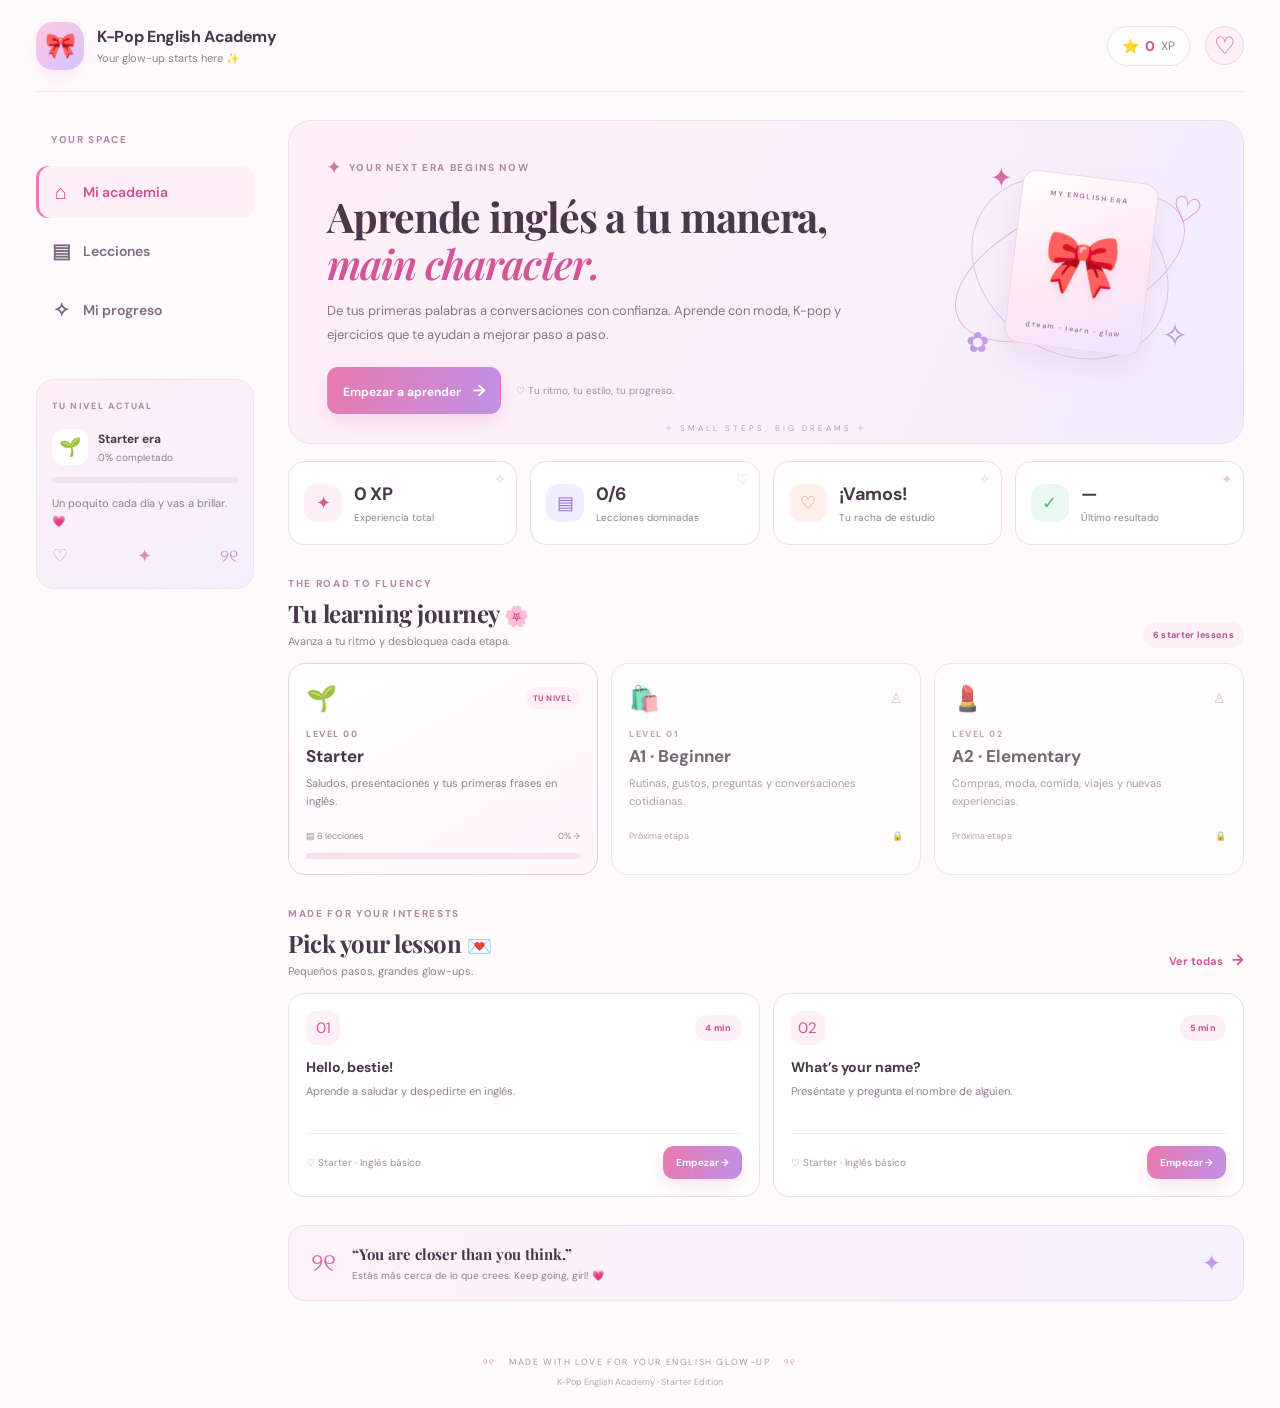
<file: KPop_English_Academy_Professional/index.html>
<!DOCTYPE html>
<html lang="es">
<head>
<meta charset="UTF-8">
<meta name="viewport" content="width=device-width, initial-scale=1">
<meta name="theme-color" content="#fff2f8">
<meta name="description" content="Aprende inglés paso a paso con K-pop, moda, ejercicios y práctica de pronunciación.">
<title>K-Pop English Academy | Tu glow-up empieza aquí</title>
<link rel="stylesheet" href="styles.css">
</head>
<body>
<div class="app-shell">
  <header class="topbar">
    <a class="brand" href="#" aria-label="K-Pop English Academy, inicio" data-route="home">
      <span class="brand-mark" aria-hidden="true">🎀</span>
      <span class="brand-copy"><strong>K-Pop English Academy</strong><small>Your glow-up starts here ✨</small></span>
    </a>
    <div class="top-actions">
      <span class="xp-chip">⭐ <b id="xpTop">0</b><span>XP</span></span>
      <button class="avatar-button" id="profileButton" aria-label="Ver mi progreso">♡</button>
    </div>
  </header>

  <div class="app-layout">
    <aside class="sidebar" aria-label="Navegación principal">
      <div class="sidebar-caption">YOUR SPACE</div>
      <button class="nav-item active" data-page="home"><span>⌂</span> Mi academia</button>
      <button class="nav-item" data-page="lessons"><span>▤</span> Lecciones</button>
      <button class="nav-item" data-page="progress"><span>✧</span> Mi progreso</button>
      <div class="sidebar-bottom">
        <div class="tiny-title">TU NIVEL ACTUAL</div>
        <div class="side-level"><span>🌱</span><div><b>Starter era</b><small id="sidePct">0% completado</small></div></div>
        <div class="progress-track"><span id="sideBar"></span></div>
        <div class="sidebar-note">Un poquito cada día y vas a brillar. 💗</div>
        <div class="sticker-row" aria-hidden="true"><span>♡</span><span>✦</span><span>୨୧</span></div>
      </div>
    </aside>

    <main class="main-content">
      <section id="homePage" class="page">
        <section class="hero">
          <div class="hero-copy">
            <div class="eyebrow"><span class="sparkle">✦</span> YOUR NEXT ERA BEGINS NOW</div>
            <h1>Aprende inglés a tu manera, <em>main character.</em></h1>
            <p>De tus primeras palabras a conversaciones con confianza. Aprende con moda, K-pop y ejercicios que te ayudan a mejorar paso a paso.</p>
            <div class="hero-actions">
              <button class="button button-primary" id="continueButton">Empezar a aprender <span>→</span></button>
              <span class="microcopy">♡ Tu ritmo, tu estilo, tu progreso.</span>
            </div>
          </div>
          <div class="hero-art" aria-hidden="true">
            <div class="orbit orbit-one"></div><div class="orbit orbit-two"></div>
            <div class="hero-star star-one">✦</div><div class="hero-star star-two">✧</div>
            <div class="hero-card"><span class="hero-card-top">MY ENGLISH ERA</span><span class="hero-bow">🎀</span><span class="hero-card-bottom">dream · learn · glow</span></div>
            <span class="floating-heart">♡</span><span class="floating-flower">✿</span>
          </div>
          <div class="hero-bottom">✧ SMALL STEPS, BIG DREAMS ✧</div>
        </section>

        <section class="stats-grid" aria-label="Resumen de tu progreso">
          <article class="stat-card"><div class="stat-icon pink-icon">✦</div><div><strong id="xpStat">0 XP</strong><small>Experiencia total</small></div><span class="stat-decoration">✧</span></article>
          <article class="stat-card"><div class="stat-icon lilac-icon">▤</div><div><strong id="doneStat">0/6</strong><small>Lecciones dominadas</small></div><span class="stat-decoration">♡</span></article>
          <article class="stat-card"><div class="stat-icon peach-icon">♡</div><div><strong id="streakStat">¡Vamos!</strong><small>Tu racha de estudio</small></div><span class="stat-decoration">✧</span></article>
          <article class="stat-card"><div class="stat-icon mint-icon">✓</div><div><strong id="accuracyStat">—</strong><small>Último resultado</small></div><span class="stat-decoration">✦</span></article>
        </section>

        <section class="section-block">
          <div class="section-heading"><div><span class="eyebrow">THE ROAD TO FLUENCY</span><h2>Tu learning journey <span>🌸</span></h2><p>Avanza a tu ritmo y desbloquea cada etapa.</p></div><span class="soft-pill">6 starter lessons</span></div>
          <div class="level-grid">
            <article class="level-card current-level"><div class="level-top"><span class="level-emoji">🌱</span><span class="level-status">TU NIVEL</span></div><div class="level-code">LEVEL 00</div><h3>Starter</h3><p>Saludos, presentaciones y tus primeras frases en inglés.</p><div class="level-meta"><span>▤ 6 lecciones</span><span id="starterCount">0% <b>→</b></span></div><div class="progress-track"><span id="levelBar"></span></div></article>
            <article class="level-card locked-level"><div class="level-top"><span class="level-emoji">🛍️</span><span class="lock-mark">♙</span></div><div class="level-code">LEVEL 01</div><h3>A1 · Beginner</h3><p>Rutinas, gustos, preguntas y conversaciones cotidianas.</p><div class="level-meta"><span>Próxima etapa</span><span>🔒</span></div></article>
            <article class="level-card locked-level"><div class="level-top"><span class="level-emoji">💄</span><span class="lock-mark">♙</span></div><div class="level-code">LEVEL 02</div><h3>A2 · Elementary</h3><p>Compras, moda, comida, viajes y nuevas experiencias.</p><div class="level-meta"><span>Próxima etapa</span><span>🔒</span></div></article>
          </div>
        </section>

        <section class="section-block">
          <div class="section-heading"><div><span class="eyebrow">MADE FOR YOUR INTERESTS</span><h2>Pick your lesson <span>💌</span></h2><p>Pequeños pasos, grandes glow-ups.</p></div><button class="text-button" data-goto="lessons">Ver todas <span>→</span></button></div>
          <div class="lesson-grid" id="homeLessons"></div>
        </section>
        <section class="quote-banner"><span class="quote-bow">୨୧</span><div><strong>“You are closer than you think.”</strong><small>Estás más cerca de lo que crees. Keep going, girl! 💗</small></div><span class="quote-sparkle">✦</span></section>
      </section>

      <section id="lessonsPage" class="page hidden">
        <div class="page-intro"><span class="eyebrow">YOUR STUDY ROOM 💗</span><h1>Tus lecciones</h1><p>Practica, recibe feedback y vuelve a intentarlo las veces que necesites.</p></div>
        <div class="filter-row"><span class="soft-pill">🌱 Starter · Nivel inicial</span><span class="filter-caption">Ordenadas para aprender paso a paso</span></div>
        <div class="lesson-grid" id="allLessons"></div>
      </section>

      <section id="progressPage" class="page hidden">
        <div class="page-intro"><span class="eyebrow">YOUR GLOW-UP ✨</span><h1>Tu progreso</h1><p>Cada intento cuenta. Mira todo lo que estás construyendo.</p></div>
        <div class="progress-layout">
          <article class="content-card progress-main"><div class="card-heading"><div><span class="eyebrow">LEVEL 00</span><h2>Starter era 🌱</h2></div><span class="large-percent" id="progressPct">0%</span></div><div class="progress-track big-track"><span id="progressBar"></span></div><p class="muted-text" id="progressSentence">Completa tu primera lección para empezar tu recorrido.</p><div class="progress-metrics"><div><strong id="pXP">0</strong><small>XP acumulados</small></div><div><strong id="pDone">0</strong><small>Lecciones dominadas</small></div><div><strong id="pAttempts">0</strong><small>Intentos de práctica</small></div></div></article>
          <article class="content-card achievements"><span class="eyebrow">LITTLE WINS</span><h2>Mis logros 🎀</h2><div class="badge-list" id="badges"></div></article>
        </div>
        <article class="content-card skill-card"><span class="eyebrow">YOUR STUDY HABITS</span><h2>Tu camino, a tu ritmo</h2><div class="skill-row"><span>📚 Vocabulario y comprensión</span><span class="skill-label">En práctica</span></div><div class="skill-row"><span>🎧 Escucha y pronunciación</span><span class="skill-label">En práctica</span></div><div class="skill-row"><span>✍️ Escritura y gramática</span><span class="skill-label">En práctica</span></div><p class="muted-text">Las estadísticas por habilidad se ampliarán a medida que se añadan más tipos de ejercicios al curso.</p><button class="button button-quiet" id="resetButton">Reiniciar progreso</button></article>
      </section>

      <section id="lessonPage" class="page hidden">
        <button class="back-button" id="backToLessons">← Volver a las lecciones</button>
        <div class="lesson-workspace">
          <div class="lesson-main-card">
            <div class="lesson-head"><div><span class="eyebrow" id="lessonUnit">STARTER · UNIT 1</span><h1 id="lessonTitle">Hello, bestie!</h1><p id="lessonDesc"></p></div><span class="time-pill" id="lessonTag">4 min</span></div>
            <div class="learning-card"><div class="learning-label"><span>✦</span> LET'S LEARN</div><div class="english-word" id="wordEnglish"></div><div class="spanish-meaning" id="wordSpanish"></div><div class="example-box" id="wordExample"></div><div class="audio-actions"><button class="button button-primary" id="speakBtn">🔊 Escuchar pronunciación</button><button class="button button-quiet" id="hintButton">💡 Dame una pista</button></div><p class="tip-line">Tip: escucha el audio, repite en voz alta y luego prueba el ejercicio.</p></div>
            <div class="quiz-section"><div class="eyebrow">PRACTICE TIME ✨</div><h2 id="question">¿Qué significa Hello?</h2><div id="answerArea"></div><div id="feedback" class="feedback hidden" aria-live="polite"></div><div class="quiz-actions" id="quizActions"></div></div>
            <div class="speaking-section"><div class="speaking-icon">🎙️</div><div class="speaking-copy"><h3>Pronunciation practice</h3><p>Escucha la frase y repítela. Si tu navegador lo permite, usa el micrófono para ver la transcripción reconocida.</p></div><div class="speaking-actions"><button class="button button-quiet" id="speakAgain">🔊 Escuchar</button><button class="button button-quiet" id="micBtn">🎙️ Practicar con micrófono</button></div><div id="micResult" class="feedback hidden" aria-live="polite"></div><small class="disclaimer">La transcripción ayuda a practicar, pero no es una evaluación profesional del acento.</small></div>
          </div>
          <aside class="lesson-aside"><div class="aside-card"><div class="aside-illustration">🎀</div><span class="eyebrow">GIRL, YOU GOT THIS</span><h3>Un error también es progreso.</h3><p>Lee la explicación, escucha el audio y vuelve a intentarlo. Así se aprende de verdad.</p><div class="aside-deco">♡ ✧ ♡</div></div><div class="aside-card mini-tips"><h3>Today's reminder</h3><p>✨ No necesitas ser perfecta. Solo necesitas seguir practicando.</p></div></aside>
        </div>
      </section>
    </main>
  </div>
  <footer class="footer"><span>୨୧</span> MADE WITH LOVE FOR YOUR ENGLISH GLOW-UP <span>୨୧</span><small>K-Pop English Academy · Starter Edition</small></footer>
</div>
<div id="toast" class="toast hidden" role="status"></div>
<script src="app.js"></script>
</body>
</html>
</file>
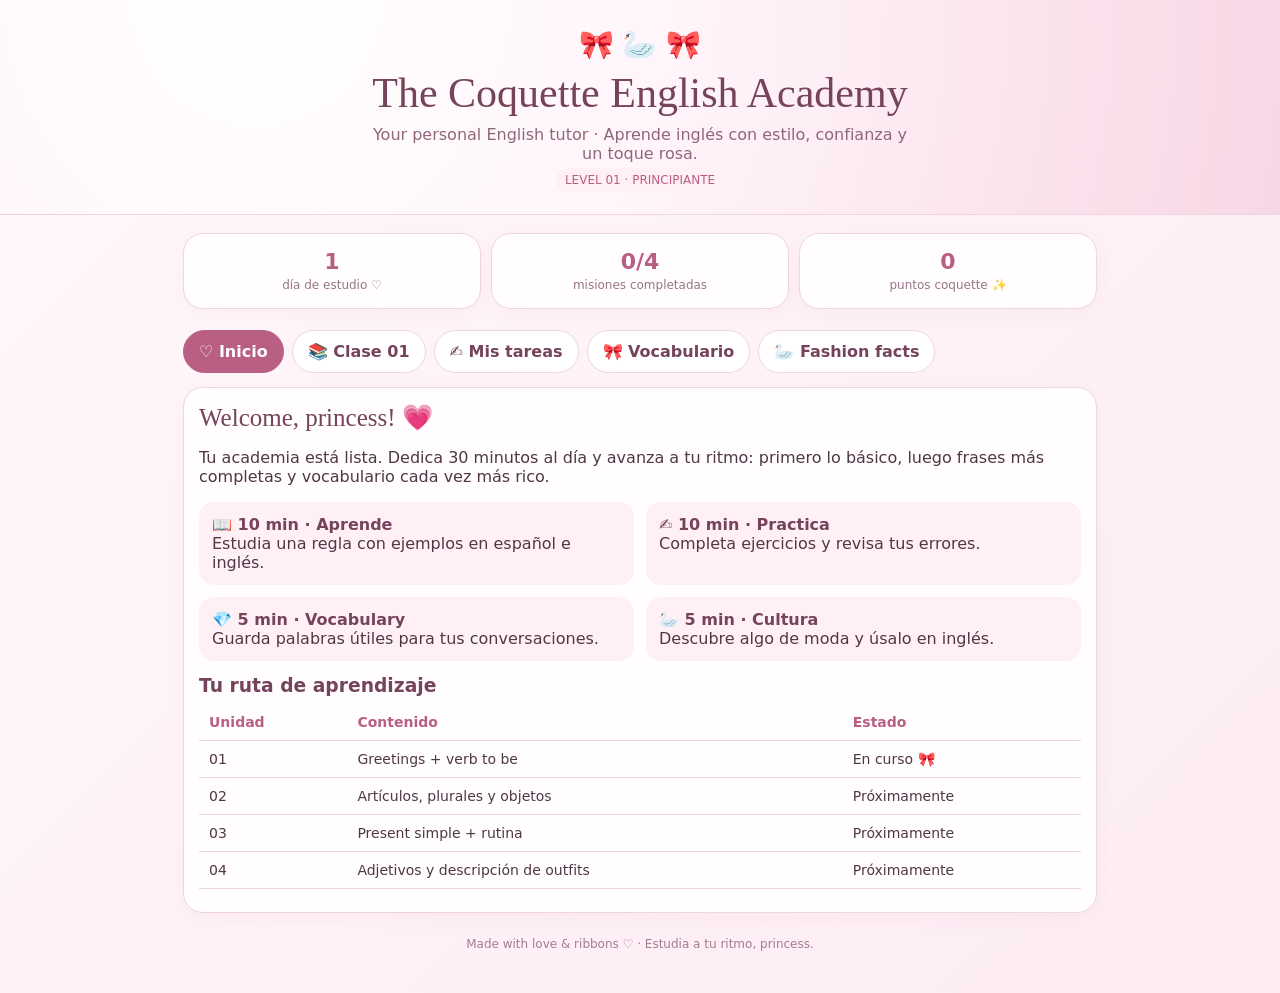
<file: the_coquette_english_academy.html>
<!DOCTYPE html>
<html lang="es">
<head>
<meta charset="UTF-8"><meta name="viewport" content="width=device-width, initial-scale=1">
<title>The Coquette English Academy 🎀</title>
<style>
:root{--pink:#f7c9dc;--rose:#b85f83;--deep:#75435b;--cream:#fff9fb;--pale:#fff0f6;--ink:#503746;--line:#f0d5e1}
*{box-sizing:border-box}body{margin:0;background:linear-gradient(135deg,#fff8fb,#fdebf3);color:var(--ink);font-family:ui-rounded,"Trebuchet MS",system-ui,sans-serif}
header{padding:28px 18px 22px;text-align:center;background:radial-gradient(circle at 20% 0%,#fff 0,#fff5fa 40%,#f8d7e5 100%);border-bottom:1px solid var(--line)}
.ribbon{font-size:28px}h1{font-family:Georgia,serif;font-weight:normal;color:var(--deep);font-size:clamp(27px,6vw,42px);margin:8px 0}header p{margin:5px auto;max-width:550px;color:#91657a}
.wrap{max-width:950px;margin:auto;padding:18px}.stats{display:grid;grid-template-columns:repeat(3,1fr);gap:10px;margin-bottom:16px}.stat,.panel{background:#fffdfd;border:1px solid var(--line);border-radius:20px;padding:15px;box-shadow:0 5px 18px #a85d7b0d}.stat{text-align:center}.stat b{display:block;font-size:22px;color:var(--rose)}.stat span{font-size:12px;color:#987487}
nav{display:flex;gap:8px;overflow:auto;padding:5px 0 14px}nav button{white-space:nowrap;border:1px solid var(--line);background:#fff;border-radius:999px;padding:11px 15px;color:var(--deep);font-weight:650;cursor:pointer}nav button.active,button.primary{background:var(--rose);color:white;border-color:var(--rose)}
h2{font-family:Georgia,serif;font-weight:normal;color:var(--deep);margin:0 0 12px;font-size:25px}h3{color:var(--deep);margin:14px 0 7px}.sub{color:#987487;font-size:13px}.lesson-grid{display:grid;grid-template-columns:1fr 1fr;gap:12px}.tile{background:var(--pale);border-radius:15px;padding:13px}.tile strong{display:block;color:var(--deep)}.pron{font-size:13px;color:#9b6c82}.table{width:100%;border-collapse:collapse;margin:8px 0}.table td,.table th{padding:10px;border-bottom:1px solid var(--line);text-align:left;font-size:14px}.table th{color:var(--rose)}.row{display:flex;align-items:center;gap:12px}.row .grow{flex:1}.tag{display:inline-block;background:var(--pale);border-radius:99px;padding:5px 9px;color:var(--rose);font-size:12px}
input,select{width:100%;padding:12px;border:1px solid #e9c7d7;border-radius:12px;background:white;color:var(--ink);font:inherit;margin:5px 0 12px}button{font:inherit;cursor:pointer}button.primary,button.secondary{border-radius:12px;padding:12px 16px;font-weight:700;border:1px solid var(--line)}button.secondary{background:white;color:var(--deep)}.question{padding:12px 0;border-bottom:1px solid var(--line)}.feedback{padding:12px;border-radius:12px;background:#fff0f6;margin-top:12px;line-height:1.6}.hidden{display:none}.vocab{display:grid;grid-template-columns:repeat(2,1fr);gap:10px}.vocab .tile{background:white;border:1px solid var(--line)}.vocab em{color:#987487;font-size:13px}.foot{text-align:center;padding:24px;color:#a27c8f;font-size:12px}
@media(max-width:600px){.lesson-grid,.vocab{grid-template-columns:1fr}.stats{gap:7px}.stat{padding:10px 4px}.stat b{font-size:19px}.wrap{padding:13px}.table td,.table th{padding:8px 5px}}
</style>
</head>
<body>
<header><div class="ribbon">🎀 🦢 🎀</div><h1>The Coquette English Academy</h1><p>Your personal English tutor · Aprende inglés con estilo, confianza y un toque rosa.</p><div class="tag">LEVEL 01 · PRINCIPIANTE</div></header>
<div class="wrap">
<div class="stats"><div class="stat"><b id="streak">1</b><span>día de estudio ♡</span></div><div class="stat"><b id="done">0/4</b><span>misiones completadas</span></div><div class="stat"><b id="points">0</b><span>puntos coquette ✨</span></div></div>
<nav>
<button class="active" data-tab="home">♡ Inicio</button><button data-tab="lesson">📚 Clase 01</button><button data-tab="homework">✍️ Mis tareas</button><button data-tab="vocab">🎀 Vocabulario</button><button data-tab="fashion">🦢 Fashion facts</button>
</nav>
<section id="home" class="panel">
<h2>Welcome, princess! 💗</h2><p>Tu academia está lista. Dedica 30 minutos al día y avanza a tu ritmo: primero lo básico, luego frases más completas y vocabulario cada vez más rico.</p>
<div class="lesson-grid"><div class="tile"><strong>📖 10 min · Aprende</strong><span>Estudia una regla con ejemplos en español e inglés.</span></div><div class="tile"><strong>✍️ 10 min · Practica</strong><span>Completa ejercicios y revisa tus errores.</span></div><div class="tile"><strong>💎 5 min · Vocabulary</strong><span>Guarda palabras útiles para tus conversaciones.</span></div><div class="tile"><strong>🦢 5 min · Cultura</strong><span>Descubre algo de moda y úsalo en inglés.</span></div></div>
<h3>Tu ruta de aprendizaje</h3><table class="table"><tr><th>Unidad</th><th>Contenido</th><th>Estado</th></tr><tr><td>01</td><td>Greetings + verb to be</td><td id="status1">En curso 🎀</td></tr><tr><td>02</td><td>Artículos, plurales y objetos</td><td>Próximamente</td></tr><tr><td>03</td><td>Present simple + rutina</td><td>Próximamente</td></tr><tr><td>04</td><td>Adjetivos y descripción de outfits</td><td>Próximamente</td></tr></table>
</section>
<section id="lesson" class="panel hidden">
<h2>Class 01 · First steps in English</h2><p class="sub">Duración sugerida: 30 minutos · Lee los ejemplos en voz alta.</p>
<h3>1. Greetings · Saludos</h3><div class="lesson-grid">
<div class="tile"><strong>Hello!</strong>¡Hola!<div class="pron">Pronunciación: jelóu</div></div><div class="tile"><strong>Good morning!</strong>¡Buenos días!<div class="pron">Pronunciación: gud mórning</div></div>
<div class="tile"><strong>How are you?</strong>¿Cómo estás?<div class="pron">Pronunciación: jáu ar iu</div></div><div class="tile"><strong>I'm fine, thank you.</strong>Estoy bien, gracias.<div class="pron">Pronunciación: aim fáin, zank iu</div></div></div>
<h3>2. Personal pronouns · Pronombres</h3><table class="table"><tr><th>English</th><th>Español</th><th>To be</th></tr><tr><td>I</td><td>Yo</td><td>am</td></tr><tr><td>You</td><td>Tú / ustedes</td><td>are</td></tr><tr><td>He</td><td>Él</td><td>is</td></tr><tr><td>She</td><td>Ella</td><td>is</td></tr><tr><td>It</td><td>Eso / ello</td><td>is</td></tr><tr><td>We</td><td>Nosotros/as</td><td>are</td></tr><tr><td>They</td><td>Ellos/as</td><td>are</td></tr></table>
<h3>3. Grammar · Verb to be</h3><p><b>To be</b> significa <b>ser o estar</b>. La estructura básica es <span class="tag">pronombre + am/is/are + complemento</span>.</p>
<div class="tile"><strong>I am happy.</strong>Estoy feliz.<br><strong>She is elegant.</strong>Ella es elegante.<br><strong>They are friends.</strong>Ellos son amigos.<br><strong>We are not tired.</strong>No estamos cansados.</div>
<p><b>Recuerda:</b> no digas “Am happy”. Di “I am happy”. En inglés, normalmente necesitamos el pronombre.</p>
<button class="primary" onclick="complete('lesson')">Marcar clase como estudiada ✓</button>
</section>
<section id="homework" class="panel hidden">
<h2>Homework 01 · Your turn ✍️</h2><p>Escribe tus respuestas. Al corregir, recibirás una puntuación y una explicación de los errores.</p>
<form id="quiz">
<div class="question"><b>1. I ___ happy.</b><select name="q1"><option value="">Elige...</option><option>am</option><option>is</option><option>are</option></select></div>
<div class="question"><b>2. She ___ elegant.</b><select name="q2"><option value="">Elige...</option><option>am</option><option>is</option><option>are</option></select></div>
<div class="question"><b>3. «Falda» en inglés es...</b><input name="q3" placeholder="Escribe en inglés"></div>
<div class="question"><b>4. Traduce: «Hola, ¿cómo estás?»</b><input name="q4" placeholder="Escribe la frase en inglés"></div>
<div class="question"><b>5. Traduce: «Me encantan las perlas».</b><input name="q5" placeholder="Escribe la frase en inglés"></div>
<div class="question"><b>6. They ___ friends.</b><select name="q6"><option value="">Elige...</option><option>am</option><option>is</option><option>are</option></select></div>
<div class="question"><b>7. Traduce: «Ella está a la moda».</b><input name="q7" placeholder="Escribe la frase en inglés"></div>
<button class="primary" type="submit">Corregir mi tarea 🎀</button> <button class="secondary" type="reset" id="reset">Borrar respuestas</button>
</form><div id="result" class="feedback hidden" aria-live="polite"></div>
</section>
<section id="vocab" class="panel hidden">
<h2>Vocabulary diary · Palabras preciosas 💌</h2><p>Aprende la palabra, su significado y una oración útil. La pronunciación es una aproximación para hispanohablantes.</p>
<div class="vocab">
<div class="tile"><strong>Bow</strong><em>bou · lazo</em><p>I like your bow.<br>Me gusta tu lazo.</p></div><div class="tile"><strong>Skirt</strong><em>skert · falda</em><p>My skirt is pink.<br>Mi falda es rosa.</p></div>
<div class="tile"><strong>Pearls</strong><em>perlz · perlas</em><p>I love pearls.<br>Me encantan las perlas.</p></div><div class="tile"><strong>Dress</strong><em>dres · vestido</em><p>Her dress is elegant.<br>Su vestido es elegante.</p></div>
<div class="tile"><strong>Fashionable</strong><em>fá-sho-na-bol · a la moda</em><p>She is fashionable.<br>Ella está a la moda.</p></div><div class="tile"><strong>Gorgeous</strong><em>gór-yas · precioso/a</em><p>That outfit is gorgeous.<br>Ese conjunto es precioso.</p></div>
<div class="tile"><strong>Timeless</strong><em>táim-les · atemporal</em><p>This style is timeless.<br>Este estilo no pasa de moda.</p></div><div class="tile"><strong>Outfit</strong><em>áut-fit · conjunto</em><p>I love your outfit.<br>Me encanta tu conjunto.</p></div>
</div>
</section>
<section id="fashion" class="panel hidden">
<h2>Fashion facts · Moda & culture 🦢</h2>
<div class="tile"><strong>Did you know?</strong>La expresión francesa <i>haute couture</i> significa alta costura y se asocia con prendas exclusivas hechas con gran atención al detalle.</div>
<h3>Three elegant words</h3><table class="table"><tr><td><b>Elegant</b></td><td>Elegante</td><td>She is elegant.</td></tr><tr><td><b>Gorgeous</b></td><td>Precioso/a, espectacular</td><td>Your dress is gorgeous.</td></tr><tr><td><b>Timeless</b></td><td>Atemporal</td><td>That design is timeless.</td></tr></table>
<h3>Mini reto de estilo</h3><p>Describe un conjunto en una oración usando <i>pink</i> (rosa), <i>skirt</i> (falda) o <i>elegant</i> (elegante). Ejemplo: <b>My skirt is pink.</b></p><input id="fashionAnswer" placeholder="My outfit is..."><button class="primary" onclick="saveFashion()">Guardar mi frase ✨</button><div id="fashionFeedback" class="feedback hidden"></div>
</section>
<div class="foot">Made with love & ribbons ♡ · Estudia a tu ritmo, princess.</div>
</div>
<script>
const tabs=[...document.querySelectorAll('nav button')];function showTab(id){document.querySelectorAll('section').forEach(s=>s.classList.toggle('hidden',s.id!==id));tabs.forEach(b=>b.classList.toggle('active',b.dataset.tab===id));}
tabs.forEach(b=>b.addEventListener('click',()=>showTab(b.dataset.tab)));
let progress=JSON.parse(localStorage.getItem('coquetteProgress')||'{"lesson":false,"homework":false,"fashion":false,"vocab":false,"points":0}');
function render(){document.getElementById('done').textContent=[progress.lesson,progress.homework,progress.fashion,progress.vocab].filter(Boolean).length+'/4';document.getElementById('points').textContent=progress.points;document.getElementById('status1').textContent=progress.lesson?'Completada ✓':'En curso 🎀';}
function complete(key){if(!progress[key]){progress[key]=true;progress.points+=10;localStorage.setItem('coquetteProgress',JSON.stringify(progress));render();}alert('¡Muy bien! +10 puntos coquette 🎀');}
document.querySelector('nav button[data-tab="vocab"]').addEventListener('click',()=>{if(!progress.vocab){progress.vocab=true;progress.points+=5;localStorage.setItem('coquetteProgress',JSON.stringify(progress));render();}});
document.getElementById('quiz').addEventListener('submit',e=>{e.preventDefault();let f=new FormData(e.target);let keys=['q1','q2','q3','q4','q5','q6','q7'];let expected=['am','is','skirt','hello how are you','i love pearls','are','she is fashionable'];let notes=['Con I usamos am.','Con she usamos is.','Skirt significa falda.','Hello, how are you? significa Hola, ¿cómo estás?','I love pearls significa Me encantan las perlas.','Con they usamos are.','She is fashionable significa Ella está a la moda.'];let score=0,html='';keys.forEach((k,i)=>{let a=String(f.get(k)||'').trim().toLowerCase().replace(/[!?. ,']/g,' ').replace(/\s+/g,' ').trim();let ok=a===expected[i]||(i===3&&a==='hello how are you')||(i===4&&a==='i love pearls');if(ok)score++;html+=`<p>${ok?'💗':'🌸'} <b>${i+1}. ${ok?'¡Correcto!':'Repasa esto:'}</b> ${notes[i]} ${!ok?'Respuesta sugerida: <i>'+expected[i]+'</i>.':''}</p>`;});html=`<h3>Resultado: ${score}/7</h3>`+html;if(score>=5){if(!progress.homework){progress.homework=true;progress.points+=score*2;localStorage.setItem('coquetteProgress',JSON.stringify(progress));render();}}document.getElementById('result').innerHTML=html;document.getElementById('result').classList.remove('hidden');});
document.getElementById('reset').addEventListener('click',()=>document.getElementById('result').classList.add('hidden'));
function saveFashion(){let val=document.getElementById('fashionAnswer').value.trim();let box=document.getElementById('fashionFeedback');box.classList.remove('hidden');if(!val){box.textContent='Escribe una frase primero, princess 🎀';return;}box.textContent='¡Frase guardada en esta sesión! Revisa que tenga un pronombre y un verbo: por ejemplo, “My outfit is elegant.”';if(!progress.fashion){progress.fashion=true;progress.points+=5;localStorage.setItem('coquetteProgress',JSON.stringify(progress));render();}}
render();
</script>
</body></html>
</file>
<file: KPop_English_Academy_Professional/styles.css>
@import url('https://fonts.googleapis.com/css2?family=DM+Sans:wght@400;500;600;700&family=Playfair+Display:ital,wght@0,600;0,700;1,600;1,700&display=swap');
:root{--pink:#e879ae;--hot:#d64c93;--rose:#f8c2dc;--pale:#fff1f7;--lilac:#eee8ff;--ink:#49374b;--muted:#927e94;--line:#f1dce8;--white:#fff;--green:#287f5c;--shadow:0 14px 40px rgba(130,76,116,.055)}
*{box-sizing:border-box}html{scroll-behavior:smooth}body{margin:0;background:#fffbfd;color:var(--ink);font-family:'DM Sans',Arial,sans-serif;font-size:14px}button,a{font:inherit}button{cursor:pointer}button:focus-visible,a:focus-visible{outline:3px solid #d79ce9;outline-offset:3px}.app-shell{max-width:1440px;margin:auto;padding:0 36px}.topbar{height:92px;display:flex;align-items:center;justify-content:space-between;border-bottom:1px solid #f6e7ef}.brand{display:flex;gap:13px;align-items:center;text-decoration:none;color:inherit}.brand-mark{width:48px;height:48px;border-radius:17px;background:linear-gradient(145deg,#ffc8e1,#d6c3ff);display:grid;place-items:center;font-size:25px;box-shadow:0 7px 18px #e7b1d238}.brand-copy{display:grid;gap:4px}.brand-copy strong{font-size:16px;letter-spacing:-.35px}.brand-copy small{font-size:11px;color:var(--muted)}.top-actions{display:flex;align-items:center;gap:15px}.xp-chip{border:1px solid var(--line);border-radius:99px;padding:10px 14px;color:var(--hot);background:white;display:flex;gap:6px;align-items:center}.xp-chip span{color:var(--muted);font-size:12px}.avatar-button{width:39px;height:39px;border:1px solid #f1d5e5;border-radius:50%;background:#fff0f7;color:var(--hot);font-size:24px}.app-layout{display:grid;grid-template-columns:218px minmax(0,1fr);gap:34px;padding-top:28px;min-height:calc(100vh - 170px)}.sidebar{padding:13px 0 0;display:flex;flex-direction:column;gap:7px}.sidebar-caption,.tiny-title,.eyebrow{font-size:10px;font-weight:800;letter-spacing:1.65px;color:#b08aa7}.sidebar-caption{padding:0 15px 13px}.nav-item{border:0;background:transparent;border-radius:12px;padding:13px 15px;display:flex;align-items:center;gap:12px;text-align:left;color:#806c82;font-weight:600;transition:.2s}.nav-item span{font-size:20px;width:20px;text-align:center}.nav-item:hover,.nav-item.active{background:#fff0f7;color:var(--hot)}.nav-item.active{box-shadow:inset 3px 0 #e87bb4}.sidebar-bottom{margin-top:36px;padding:20px 15px;background:linear-gradient(145deg,#fff0f7,#f4efff);border:1px solid #f4e0ed;border-radius:18px}.tiny-title{font-size:9px}.side-level{display:flex;align-items:center;gap:10px;margin:17px 0 12px}.side-level>span{width:36px;height:36px;background:white;border-radius:12px;display:grid;place-items:center;font-size:18px}.side-level div{display:grid;gap:4px}.side-level b{font-size:12px}.side-level small{font-size:10px;color:var(--muted)}.progress-track{height:6px;border-radius:99px;background:#f3e1ec;overflow:hidden}.progress-track span{height:100%;display:block;width:0;background:linear-gradient(90deg,#ec8cbb,#ba9aef);border-radius:99px;transition:width .35s}.sidebar-note{font-size:11px;line-height:1.6;color:#947b96;margin-top:12px}.sticker-row{display:flex;justify-content:space-between;color:#d98db8;font-size:18px;margin-top:14px}.main-content{min-width:0;padding-bottom:30px}.hidden{display:none!important}.hero{min-height:292px;position:relative;overflow:hidden;border-radius:23px;border:1px solid #f3dce9;background:linear-gradient(112deg,#fff0f7 0%,#fbf0fa 56%,#f0ebff 100%);padding:36px 38px 29px}.hero-copy{position:relative;z-index:1;max-width:590px}.eyebrow{display:flex;align-items:center;gap:7px}.sparkle{font-size:16px;color:#d76ea8}.hero h1,.page-intro h1{font-family:'Playfair Display',Georgia,serif;font-size:clamp(31px,3.2vw,43px);letter-spacing:-1.1px;line-height:1.15;margin:15px 0 12px;font-weight:700}.hero h1 em{color:#d45498;font-weight:600}.hero p,.page-intro p{max-width:535px;color:#88758b;font-size:13px;line-height:1.8;margin:0}.hero-actions{display:flex;align-items:center;gap:15px;flex-wrap:wrap;margin-top:21px}.button{border-radius:11px;padding:12px 15px;border:1px solid transparent;font-weight:700;font-size:12px;transition:transform .15s,box-shadow .15s}.button:hover{transform:translateY(-1px)}.button-primary{background:linear-gradient(105deg,#e879ae,#c091e7);color:white;box-shadow:0 7px 17px #dc88b83b}.button-primary span{margin-left:9px;font-size:16px}.button-quiet{background:white;border-color:#f0dce8;color:#c45491}.microcopy{font-size:10px;color:#a58da4}.hero-art{position:absolute;width:290px;height:250px;right:24px;top:18px}.hero-card{position:absolute;left:84px;top:37px;width:137px;height:174px;border:1px solid #f4d2e5;background:linear-gradient(155deg,#fff,#ffe8f3 55%,#eee5ff);border-radius:15px;box-shadow:0 15px 30px #c486b32a;transform:rotate(7deg);display:flex;flex-direction:column;align-items:center;justify-content:space-between;padding:15px 8px}.hero-card-top,.hero-card-bottom{font-size:7px;letter-spacing:1.4px;color:#b47eaa;font-weight:800}.hero-bow{font-size:62px;filter:drop-shadow(0 5px 3px #d9a1c333)}.orbit{position:absolute;border:1px solid #e5b8d8;border-radius:50%;transform:rotate(-24deg)}.orbit-one{width:246px;height:120px;left:18px;top:69px}.orbit-two{width:210px;height:168px;left:36px;top:45px;transform:rotate(35deg);border-color:#d6c4ef}.hero-star{position:absolute;color:#d96da9;font-size:27px}.star-one{top:21px;left:61px}.star-two{bottom:33px;right:31px;font-size:31px;color:#b39add}.floating-heart{position:absolute;right:17px;top:48px;font-size:35px;color:#e88cbd;transform:rotate(15deg)}.floating-flower{position:absolute;bottom:28px;left:37px;font-size:28px;color:#c19fe7}.hero-bottom{position:absolute;bottom:10px;left:0;right:0;text-align:center;font-size:8px;letter-spacing:3px;color:#c49bb7}.stats-grid{display:grid;grid-template-columns:repeat(4,minmax(0,1fr));gap:13px;margin-top:17px}.stat-card{position:relative;min-height:84px;display:flex;align-items:center;gap:12px;padding:15px;border:1px solid var(--line);border-radius:16px;background:white;overflow:hidden}.stat-icon{width:38px;height:38px;border-radius:13px;display:grid;place-items:center;font-size:18px;flex-shrink:0}.pink-icon{background:#fff0f7;color:#d45b99}.lilac-icon{background:#f1ecff;color:#9473cf}.peach-icon{background:#fff0e9;color:#d48c71}.mint-icon{background:#e9f8f0;color:#5baf87}.stat-card>div:nth-child(2){display:grid;gap:5px;min-width:0}.stat-card strong{font-size:18px;letter-spacing:-.4px}.stat-card small{font-size:10px;color:var(--muted);white-space:nowrap}.stat-decoration{position:absolute;right:10px;top:8px;color:#edc2d9;font-size:14px}.section-block{margin-top:32px}.section-heading{display:flex;justify-content:space-between;align-items:end;gap:12px;margin-bottom:15px}.section-heading h2,.content-card h2{font-family:'Playfair Display',Georgia,serif;font-size:24px;letter-spacing:-.5px;margin:7px 0 5px}.section-heading h2 span{font-family:inherit;font-size:20px}.section-heading p{font-size:11px;color:var(--muted);margin:0}.soft-pill,.level-status,.time-pill{display:inline-flex;align-items:center;justify-content:center;padding:7px 10px;border-radius:99px;background:#fff0f7;color:#c45491;font-size:9px;font-weight:800;letter-spacing:.3px;white-space:nowrap}.level-grid{display:grid;grid-template-columns:repeat(3,minmax(0,1fr));gap:13px}.level-card{padding:18px 17px 15px;border-radius:17px;border:1px solid var(--line);background:white;min-width:0}.current-level{background:linear-gradient(150deg,#fff,#fff5fa);border-color:#efcde0}.level-top{display:flex;align-items:center;justify-content:space-between}.level-emoji{font-size:25px}.level-status{font-size:8px;padding:6px 8px}.lock-mark{color:#c7b7ca}.level-code{font-size:9px;letter-spacing:1.5px;color:#b18ba9;font-weight:800;margin-top:13px}.level-card h3{font-size:17px;margin:5px 0 7px}.level-card p{min-height:42px;font-size:11px;line-height:1.65;color:var(--muted);margin:0 0 14px}.level-meta{display:flex;align-items:center;justify-content:space-between;font-size:9px;color:#9b869d;margin-bottom:11px}.level-meta b{color:var(--hot);font-size:15px;margin-left:5px}.locked-level{background:#fffdfd;opacity:.75}.text-button{border:0;background:transparent;color:#d15a99;font-size:11px;font-weight:800;padding:8px 0}.text-button span{font-size:15px;margin-left:6px}.lesson-grid{display:grid;grid-template-columns:repeat(2,minmax(0,1fr));gap:13px}.lesson-card{background:white;border:1px solid var(--line);border-radius:17px;padding:17px;min-width:0;transition:box-shadow .2s,transform .2s}.lesson-card:hover{box-shadow:var(--shadow);transform:translateY(-2px)}.lesson-card-top{display:flex;align-items:center;justify-content:space-between}.lesson-number{width:34px;height:34px;display:grid;place-items:center;border-radius:11px;background:#fff0f7;color:#ce5a99;font-size:15px}.lesson-card h3{font-size:14px;margin:13px 0 6px}.lesson-card p{font-size:11px;line-height:1.65;color:var(--muted);min-height:36px;margin:0 0 15px}.lesson-card-foot{display:flex;align-items:center;justify-content:space-between;border-top:1px solid #f8eaf1;padding-top:12px}.lesson-card-foot small{font-size:10px;color:#a18ca1}.lesson-card-foot .button{padding:9px 12px;font-size:10px}.done-mark{color:#31966b;font-size:12px;font-weight:800}.quote-banner{display:flex;align-items:center;gap:16px;margin-top:28px;padding:18px 22px;border:1px solid #f2ddec;border-radius:17px;background:linear-gradient(100deg,#fff2f8,#f6f1ff)}.quote-bow{font-size:25px;color:#d36ea6}.quote-banner div{display:grid;gap:5px;flex:1}.quote-banner strong{font-family:'Playfair Display',Georgia,serif;font-size:15px}.quote-banner small{font-size:10px;color:var(--muted)}.quote-sparkle{font-size:23px;color:#c09ce4}.page-intro{padding:20px 0 23px}.page-intro h1{font-size:37px;margin:10px 0}.filter-row{display:flex;align-items:center;justify-content:space-between;margin-bottom:15px;gap:12px}.filter-caption{font-size:10px;color:var(--muted)}.footer{text-align:center;padding:25px 0 20px;color:#b094ad;font-size:9px;letter-spacing:1.6px}.footer>span{color:#d98db8;padding:0 10px}.footer small{display:block;font-size:9px;letter-spacing:0;margin-top:8px;color:#b6a3b6}.content-card{border:1px solid var(--line);border-radius:19px;background:white;padding:24px}.progress-layout{display:grid;grid-template-columns:1.3fr 1fr;gap:15px}.card-heading{display:flex;align-items:center;justify-content:space-between}.large-percent{font-family:'Playfair Display',Georgia,serif;font-size:33px;color:#d45a99}.big-track{height:9px;margin-top:18px}.muted-text{font-size:11px;color:var(--muted);line-height:1.7}.progress-metrics{display:grid;grid-template-columns:repeat(3,1fr);gap:10px;margin-top:25px;padding-top:18px;border-top:1px solid #f5e6ef}.progress-metrics div{display:grid;gap:5px}.progress-metrics strong{font-size:22px}.progress-metrics small{font-size:10px;color:var(--muted)}.content-card h2{font-size:22px}.badge-list{display:flex;flex-wrap:wrap;gap:8px;margin-top:16px}.achievement-badge{display:flex;align-items:center;gap:7px;border:1px solid #f0dce8;background:#fff8fc;padding:10px 12px;border-radius:12px;font-size:10px;color:#9a6a8d}.achievement-badge.locked{filter:grayscale(1);opacity:.5;background:#faf8fa}.skill-card{margin-top:15px}.skill-row{display:flex;justify-content:space-between;align-items:center;gap:12px;border-top:1px solid #f7e9f0;padding:14px 0;font-size:12px}.skill-label{font-size:10px;color:#bd7da5;background:#fff1f7;border-radius:99px;padding:6px 9px}.back-button{background:transparent;border:0;color:#c45491;font-weight:800;font-size:12px;padding:5px 0 16px}.lesson-workspace{display:grid;grid-template-columns:minmax(0,1fr) 225px;gap:16px;align-items:start}.lesson-main-card{background:white;border:1px solid var(--line);border-radius:20px;padding:25px;min-width:0}.lesson-head{display:flex;justify-content:space-between;gap:15px;align-items:start}.lesson-head h1{font-family:'Playfair Display',Georgia,serif;font-size:32px;letter-spacing:-.7px;margin:9px 0}.lesson-head p{color:var(--muted);font-size:12px;line-height:1.7;margin:0}.time-pill{background:#f4efff;color:#9674c6}.learning-card{background:linear-gradient(125deg,#fff1f7,#f6f0ff);border:1px solid #f2deeb;border-radius:17px;padding:23px;margin-top:23px}.learning-label{font-size:9px;letter-spacing:1.6px;font-weight:800;color:#b486a7}.learning-label span{font-size:15px;color:#d85c9e}.english-word{font-family:'Playfair Display',Georgia,serif;font-size:34px;font-weight:700;margin-top:17px;color:#4b364c}.spanish-meaning{font-size:13px;color:#8d748f;margin-top:4px}.example-box{background:#ffffffc9;border-left:3px solid #e58aba;border-radius:0 10px 10px 0;padding:12px 14px;margin-top:17px;font-size:12px;line-height:1.65}.audio-actions,.quiz-actions,.speaking-actions{display:flex;flex-wrap:wrap;gap:8px;margin-top:16px}.tip-line{font-size:10px;color:#9a849b;margin:13px 0 0}.quiz-section{padding:25px 0 23px;border-bottom:1px solid #f3e5ed}.quiz-section h2{font-size:18px;margin:9px 0 14px}.choices{display:grid;gap:9px}.choice{width:100%;text-align:left;border:1px solid #f0dce8;background:white;border-radius:11px;padding:13px 14px;color:var(--ink);font-size:12px;transition:.15s}.choice:hover:not(:disabled){border-color:#e89ac3;background:#fff8fc}.choice:disabled{cursor:default}.choice.correct{background:#effbf4;border-color:#8bd2aa;color:#24744e}.choice.wrong{background:#fff1f5;border-color:#ef9bb9;color:#b3426e}.feedback{padding:13px 14px;border-radius:12px;margin-top:12px;background:#f4efff;color:#6d5981;font-size:12px;line-height:1.65}.feedback.good{background:#effbf4;color:#24744e}.feedback.bad{background:#fff1f5;color:#a43f66}.speaking-section{display:grid;grid-template-columns:42px 1fr;gap:0 12px;padding-top:22px}.speaking-icon{width:40px;height:40px;border-radius:13px;background:#fff0f7;display:grid;place-items:center;font-size:20px}.speaking-copy h3{font-size:14px;margin:2px 0 6px}.speaking-copy p{font-size:11px;color:var(--muted);line-height:1.7;margin:0}.speaking-actions,.speaking-section .feedback,.disclaimer{grid-column:1/-1}.speaking-actions .button{font-size:10px}.disclaimer{color:#a38da3;font-size:9px;margin-top:10px;line-height:1.5}.lesson-aside{display:grid;gap:13px}.aside-card{background:linear-gradient(145deg,#fff0f7,#f4efff);border:1px solid #f1ddec;border-radius:18px;padding:20px}.aside-illustration{font-size:40px;margin-bottom:16px}.aside-card h3{font-family:'Playfair Display',Georgia,serif;font-size:19px;line-height:1.3;margin:10px 0}.aside-card p{font-size:11px;line-height:1.8;color:#8c7890}.aside-deco{color:#d990ba;font-size:18px;letter-spacing:5px;margin-top:18px}.mini-tips{background:white}.mini-tips h3{font-size:16px}.toast{position:fixed;bottom:24px;left:50%;transform:translateX(-50%);background:#50394f;color:white;padding:13px 18px;border-radius:12px;box-shadow:0 12px 30px #4d304b33;z-index:20;font-size:12px;max-width:calc(100vw - 30px)}
@media(max-width:1120px){.app-shell{padding:0 22px}.app-layout{grid-template-columns:190px minmax(0,1fr);gap:22px}.hero-art{right:-5px;opacity:.8}.hero-copy{max-width:540px}.hero h1{max-width:480px}.stats-grid{grid-template-columns:repeat(2,minmax(0,1fr))}.stat-card{min-height:75px}}
@media(max-width:850px){.app-shell{padding:0 18px}.app-layout{grid-template-columns:1fr;gap:20px;padding-top:15px}.sidebar{display:flex;flex-direction:row;gap:5px;overflow-x:auto;padding:0 0 5px}.sidebar-caption,.sidebar-bottom{display:none}.nav-item{white-space:nowrap;padding:11px 13px;font-size:11px}.nav-item span{font-size:16px}.hero{padding:29px 27px;min-height:280px}.hero-art{right:-55px;opacity:.36}.hero-copy{max-width:560px}.level-grid{grid-template-columns:repeat(3,minmax(0,1fr))}.lesson-workspace{grid-template-columns:1fr}.lesson-aside{grid-template-columns:repeat(2,minmax(0,1fr))}.progress-layout{grid-template-columns:1fr}.footer{padding-bottom:24px}}
@media(max-width:560px){.app-shell{padding:0 12px}.topbar{height:76px}.brand-mark{width:40px;height:40px;border-radius:14px;font-size:21px}.brand-copy strong{font-size:12px}.brand-copy small{font-size:9px}.top-actions{gap:8px}.xp-chip{padding:8px 10px;font-size:11px}.avatar-button{width:34px;height:34px}.hero{padding:25px 20px 32px;min-height:320px}.hero-art{right:-100px;top:70px;opacity:.22}.hero h1{font-size:32px;max-width:390px}.hero p{font-size:12px}.hero-bottom{font-size:7px}.hero-actions{align-items:flex-start;flex-direction:column;gap:10px}.stats-grid{gap:8px;margin-top:12px}.stat-card{padding:11px;gap:9px;min-height:73px}.stat-icon{width:32px;height:32px;border-radius:10px;font-size:15px}.stat-card strong{font-size:15px}.stat-card small{font-size:9px}.section-block{margin-top:27px}.section-heading h2{font-size:21px}.section-heading p{font-size:10px;max-width:270px;line-height:1.6}.soft-pill{font-size:8px;padding:7px}.level-grid{grid-template-columns:1fr;gap:9px}.level-card{padding:15px}.level-card p{min-height:0;margin-bottom:10px}.level-code{margin-top:8px}.lesson-grid{grid-template-columns:1fr}.lesson-card{padding:15px}.quote-banner{padding:15px;gap:11px}.quote-banner strong{font-size:13px}.quote-banner small{font-size:9px;line-height:1.5}.page-intro h1{font-size:32px}.page-intro p{font-size:12px}.filter-row{align-items:flex-start;flex-direction:column}.filter-caption{font-size:10px}.content-card{padding:17px}.progress-metrics{gap:6px}.progress-metrics strong{font-size:19px}.progress-metrics small{font-size:9px}.lesson-main-card{padding:17px}.lesson-head h1{font-size:27px}.english-word{font-size:30px}.learning-card{padding:17px}.audio-actions .button{flex:1}.audio-actions .button,.speaking-actions .button{font-size:10px;padding:11px 10px}.lesson-aside{grid-template-columns:1fr}.aside-card{padding:16px}.speaking-section{grid-template-columns:35px 1fr;gap:0 9px}.speaking-icon{width:33px;height:33px}.button{padding:12px}.footer{font-size:8px;letter-spacing:1px}}
</file>
